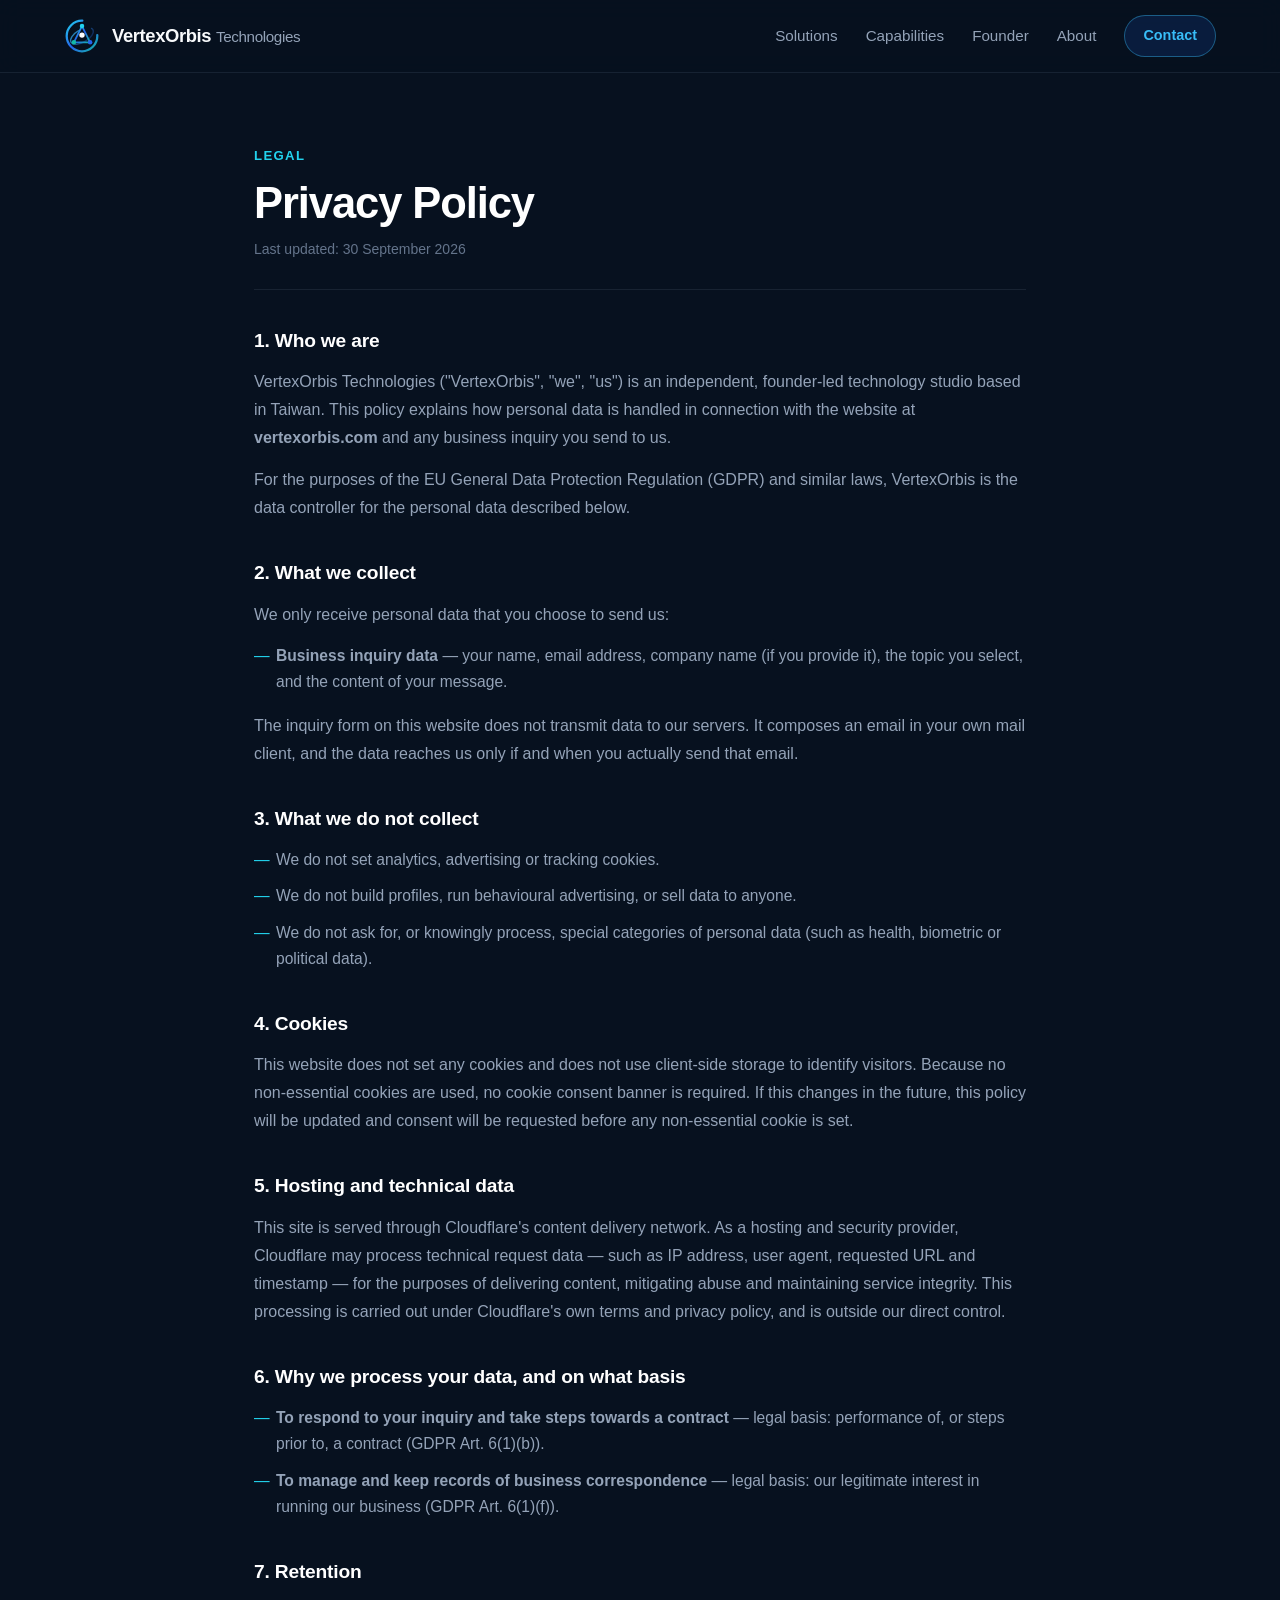
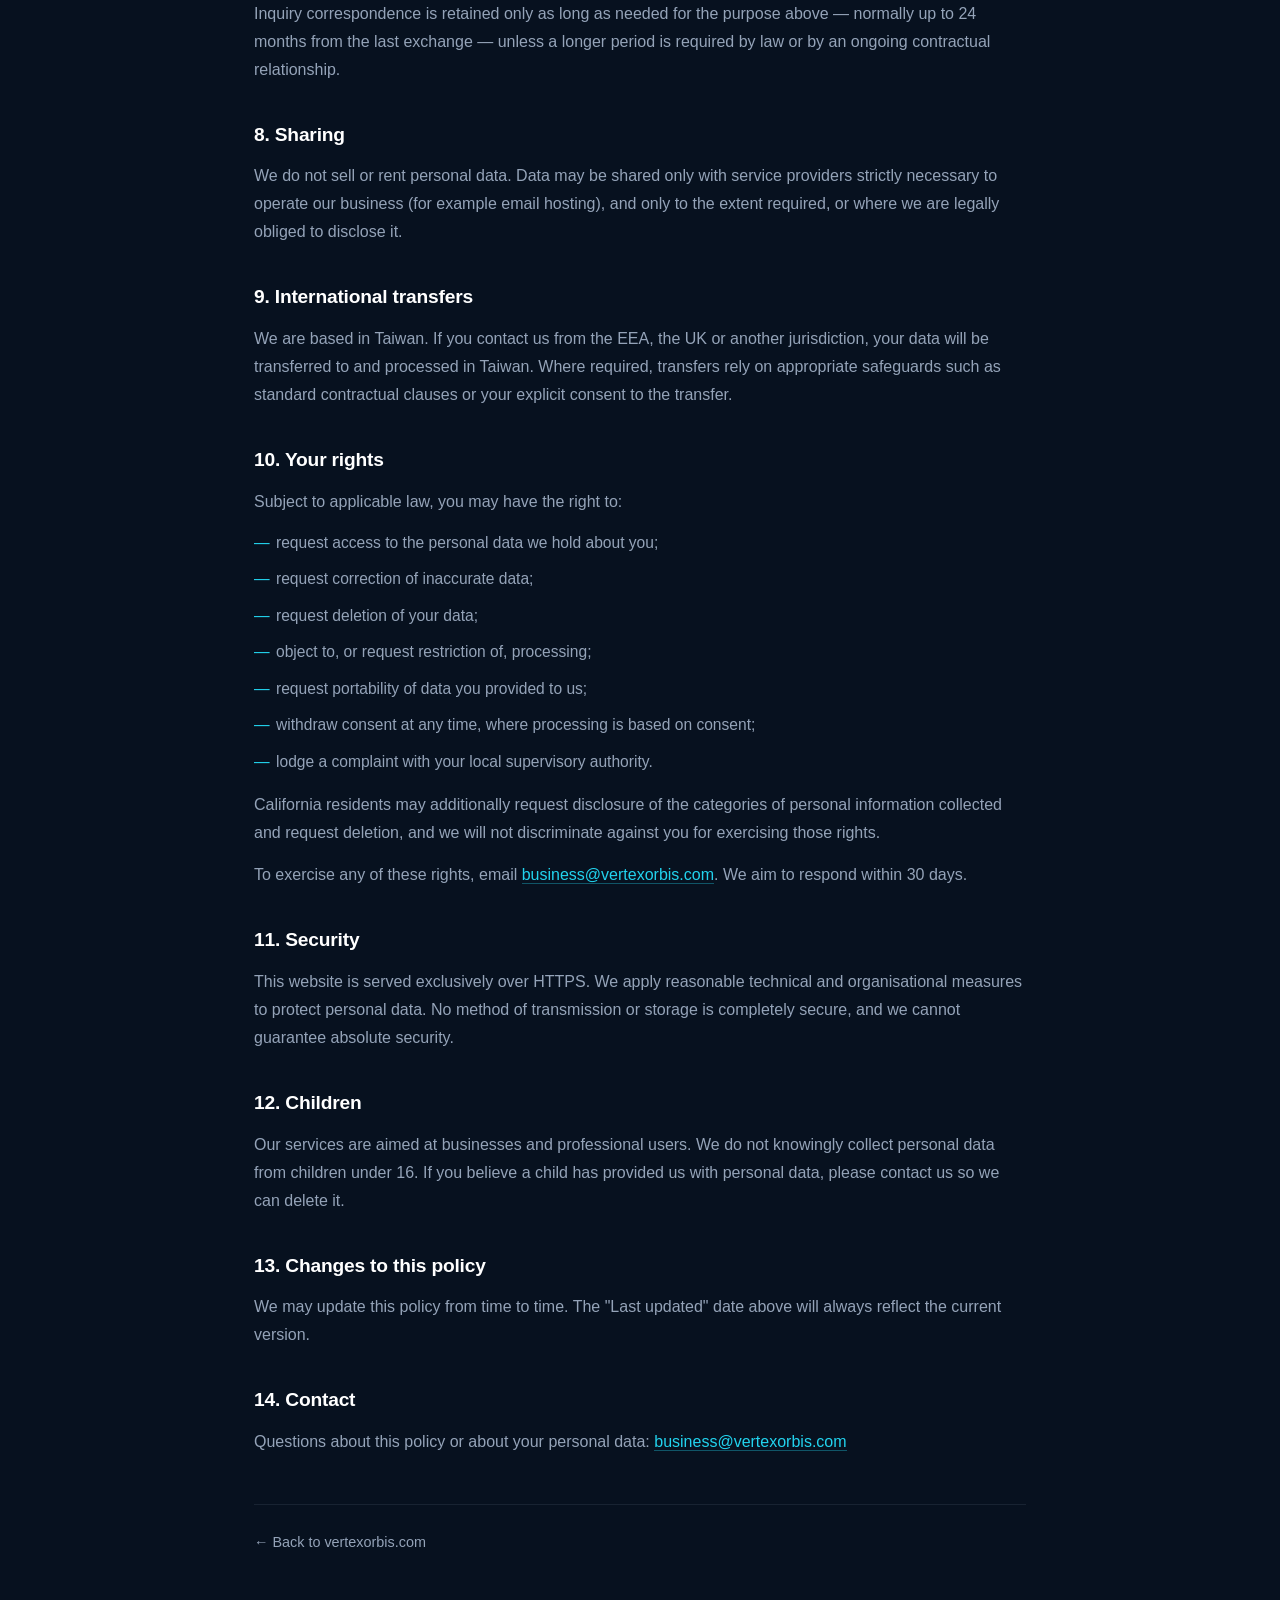
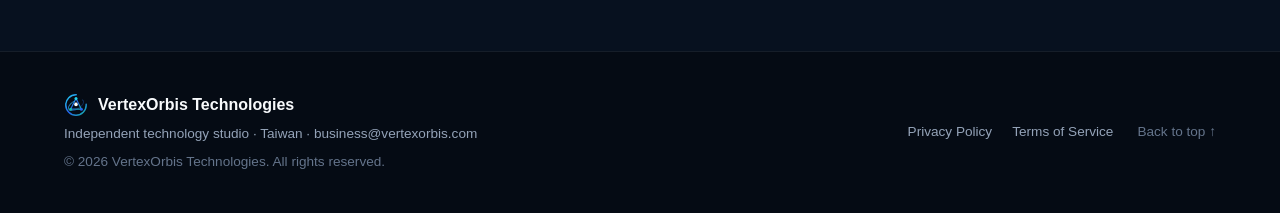
<file: privacy.html>
<!DOCTYPE html>
<html lang="en">
<head>
  <meta charset="UTF-8">
  <meta name="viewport" content="width=device-width, initial-scale=1.0">
  <title>Privacy Policy | VertexOrbis Technologies</title>
  <meta name="description" content="Privacy Policy for vertexorbis.com — what data is collected, why, and how to exercise your rights.">
  <link rel="canonical" href="https://vertexorbis.com/privacy.html">
  <meta name="robots" content="index, follow">

  <meta property="og:type" content="website">
  <meta property="og:url" content="https://vertexorbis.com/privacy.html">
  <meta property="og:title" content="Privacy Policy | VertexOrbis Technologies">
  <meta property="og:site_name" content="VertexOrbis Technologies">

  <link rel="icon" type="image/svg+xml" href="assets/logo.svg">
  <link rel="stylesheet" href="styles.css">
</head>
<body>
  <a href="#legal-content" class="skip-link">Skip to main content</a>

  <header class="site-header">
    <div class="container header-container">
      <a href="index.html" class="brand-logo" aria-label="VertexOrbis Technologies Home">
        <img src="assets/logo.svg" alt="" width="36" height="36" class="logo-img">
        <span class="brand-text">VertexOrbis <span class="brand-sub">Technologies</span></span>
      </a>

      <button class="mobile-toggle" aria-expanded="false" aria-controls="primary-nav" aria-label="Toggle navigation menu">
        <span class="bar"></span>
        <span class="bar"></span>
        <span class="bar"></span>
      </button>

      <nav id="primary-nav" class="nav-links" aria-label="Primary Navigation">
        <a href="index.html#solutions" class="nav-item">Solutions</a>
        <a href="index.html#capabilities" class="nav-item">Capabilities</a>
        <a href="index.html#founder" class="nav-item">Founder</a>
        <a href="index.html#about" class="nav-item">About</a>
        <a href="index.html#contact" class="nav-cta">Contact</a>
      </nav>
    </div>
  </header>

  <main id="legal-content" class="legal-page">
    <div class="container legal-container">
      <div class="section-kicker">Legal</div>
      <h1 class="legal-title">Privacy Policy</h1>
      <p class="legal-updated">Last updated: 30 September 2026</p>

      <div class="legal-body">
        <h2>1. Who we are</h2>
        <p>
          VertexOrbis Technologies ("VertexOrbis", "we", "us") is an independent, founder-led technology studio based in
          Taiwan. This policy explains how personal data is handled in connection with the website at
          <strong>vertexorbis.com</strong> and any business inquiry you send to us.
        </p>
        <p>
          For the purposes of the EU General Data Protection Regulation (GDPR) and similar laws, VertexOrbis is the
          data controller for the personal data described below.
        </p>

        <h2>2. What we collect</h2>
        <p>We only receive personal data that you choose to send us:</p>
        <ul>
          <li><strong>Business inquiry data</strong> — your name, email address, company name (if you provide it), the topic you select, and the content of your message.</li>
        </ul>
        <p>
          The inquiry form on this website does not transmit data to our servers. It composes an email in your own mail
          client, and the data reaches us only if and when you actually send that email.
        </p>

        <h2>3. What we do not collect</h2>
        <ul>
          <li>We do not set analytics, advertising or tracking cookies.</li>
          <li>We do not build profiles, run behavioural advertising, or sell data to anyone.</li>
          <li>We do not ask for, or knowingly process, special categories of personal data (such as health, biometric or political data).</li>
        </ul>

        <h2>4. Cookies</h2>
        <p>
          This website does not set any cookies and does not use client-side storage to identify visitors. Because no
          non-essential cookies are used, no cookie consent banner is required. If this changes in the future, this
          policy will be updated and consent will be requested before any non-essential cookie is set.
        </p>

        <h2>5. Hosting and technical data</h2>
        <p>
          This site is served through Cloudflare's content delivery network. As a hosting and security provider,
          Cloudflare may process technical request data — such as IP address, user agent, requested URL and timestamp —
          for the purposes of delivering content, mitigating abuse and maintaining service integrity. This processing is
          carried out under Cloudflare's own terms and privacy policy, and is outside our direct control.
        </p>

        <h2>6. Why we process your data, and on what basis</h2>
        <ul>
          <li><strong>To respond to your inquiry and take steps towards a contract</strong> — legal basis: performance of, or steps prior to, a contract (GDPR Art. 6(1)(b)).</li>
          <li><strong>To manage and keep records of business correspondence</strong> — legal basis: our legitimate interest in running our business (GDPR Art. 6(1)(f)).</li>
        </ul>

        <h2>7. Retention</h2>
        <p>
          Inquiry correspondence is retained only as long as needed for the purpose above — normally up to 24 months
          from the last exchange — unless a longer period is required by law or by an ongoing contractual relationship.
        </p>

        <h2>8. Sharing</h2>
        <p>
          We do not sell or rent personal data. Data may be shared only with service providers strictly necessary to
          operate our business (for example email hosting), and only to the extent required, or where we are legally
          obliged to disclose it.
        </p>

        <h2>9. International transfers</h2>
        <p>
          We are based in Taiwan. If you contact us from the EEA, the UK or another jurisdiction, your data will be
          transferred to and processed in Taiwan. Where required, transfers rely on appropriate safeguards such as
          standard contractual clauses or your explicit consent to the transfer.
        </p>

        <h2>10. Your rights</h2>
        <p>Subject to applicable law, you may have the right to:</p>
        <ul>
          <li>request access to the personal data we hold about you;</li>
          <li>request correction of inaccurate data;</li>
          <li>request deletion of your data;</li>
          <li>object to, or request restriction of, processing;</li>
          <li>request portability of data you provided to us;</li>
          <li>withdraw consent at any time, where processing is based on consent;</li>
          <li>lodge a complaint with your local supervisory authority.</li>
        </ul>
        <p>
          California residents may additionally request disclosure of the categories of personal information collected
          and request deletion, and we will not discriminate against you for exercising those rights.
        </p>
        <p>
          To exercise any of these rights, email <a href="mailto:business@vertexorbis.com">business@vertexorbis.com</a>.
          We aim to respond within 30 days.
        </p>

        <h2>11. Security</h2>
        <p>
          This website is served exclusively over HTTPS. We apply reasonable technical and organisational measures to
          protect personal data. No method of transmission or storage is completely secure, and we cannot guarantee
          absolute security.
        </p>

        <h2>12. Children</h2>
        <p>
          Our services are aimed at businesses and professional users. We do not knowingly collect personal data from
          children under 16. If you believe a child has provided us with personal data, please contact us so we can
          delete it.
        </p>

        <h2>13. Changes to this policy</h2>
        <p>
          We may update this policy from time to time. The "Last updated" date above will always reflect the current
          version.
        </p>

        <h2>14. Contact</h2>
        <p>
          Questions about this policy or about your personal data:
          <a href="mailto:business@vertexorbis.com">business@vertexorbis.com</a>
        </p>
      </div>

      <p class="legal-back"><a href="index.html">← Back to vertexorbis.com</a></p>
    </div>
  </main>

  <footer class="site-footer">
    <div class="container footer-container">
      <div class="footer-left">
        <div class="footer-brand">
          <img src="assets/logo.svg" alt="" width="24" height="24" class="footer-logo">
          <span>VertexOrbis Technologies</span>
        </div>
        <p class="footer-entity">
          Independent technology studio · Taiwan · business@vertexorbis.com
        </p>
        <p class="footer-copy">
          &copy; 2026 VertexOrbis Technologies. All rights reserved.
        </p>
      </div>
      <div class="footer-right">
        <nav class="footer-legal" aria-label="Legal">
          <a href="privacy.html">Privacy Policy</a>
          <a href="terms.html">Terms of Service</a>
        </nav>
        <a href="#legal-content" class="back-to-top" aria-label="Back to top">
          Back to top ↑
        </a>
      </div>
    </div>
  </footer>

  <script>
    const toggle = document.querySelector('.mobile-toggle');
    const nav = document.getElementById('primary-nav');

    if (toggle && nav) {
      toggle.addEventListener('click', () => {
        const expanded = toggle.getAttribute('aria-expanded') === 'true';
        toggle.setAttribute('aria-expanded', String(!expanded));
        nav.classList.toggle('nav-open');
      });

      nav.querySelectorAll('a').forEach(link => {
        link.addEventListener('click', () => {
          nav.classList.remove('nav-open');
          toggle.setAttribute('aria-expanded', 'false');
        });
      });
    }
  </script>
</body>
</html>
</file>
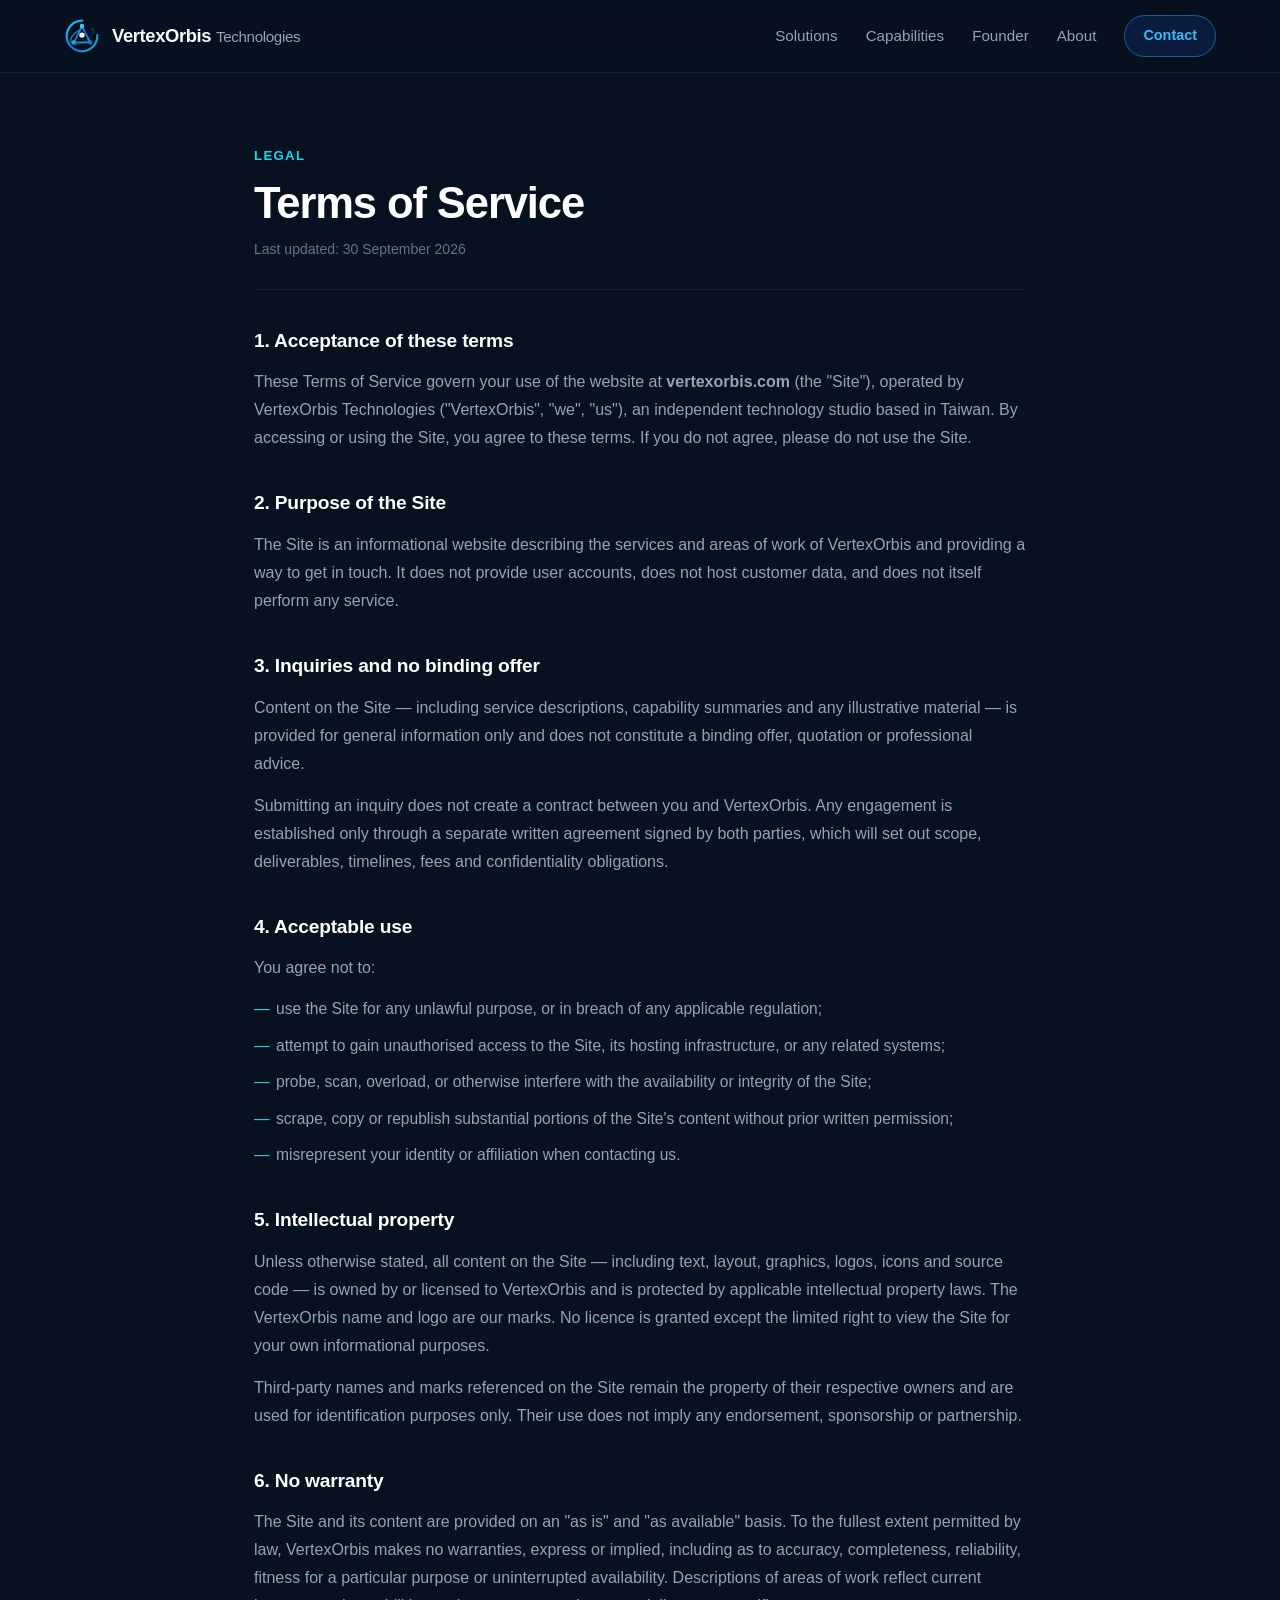
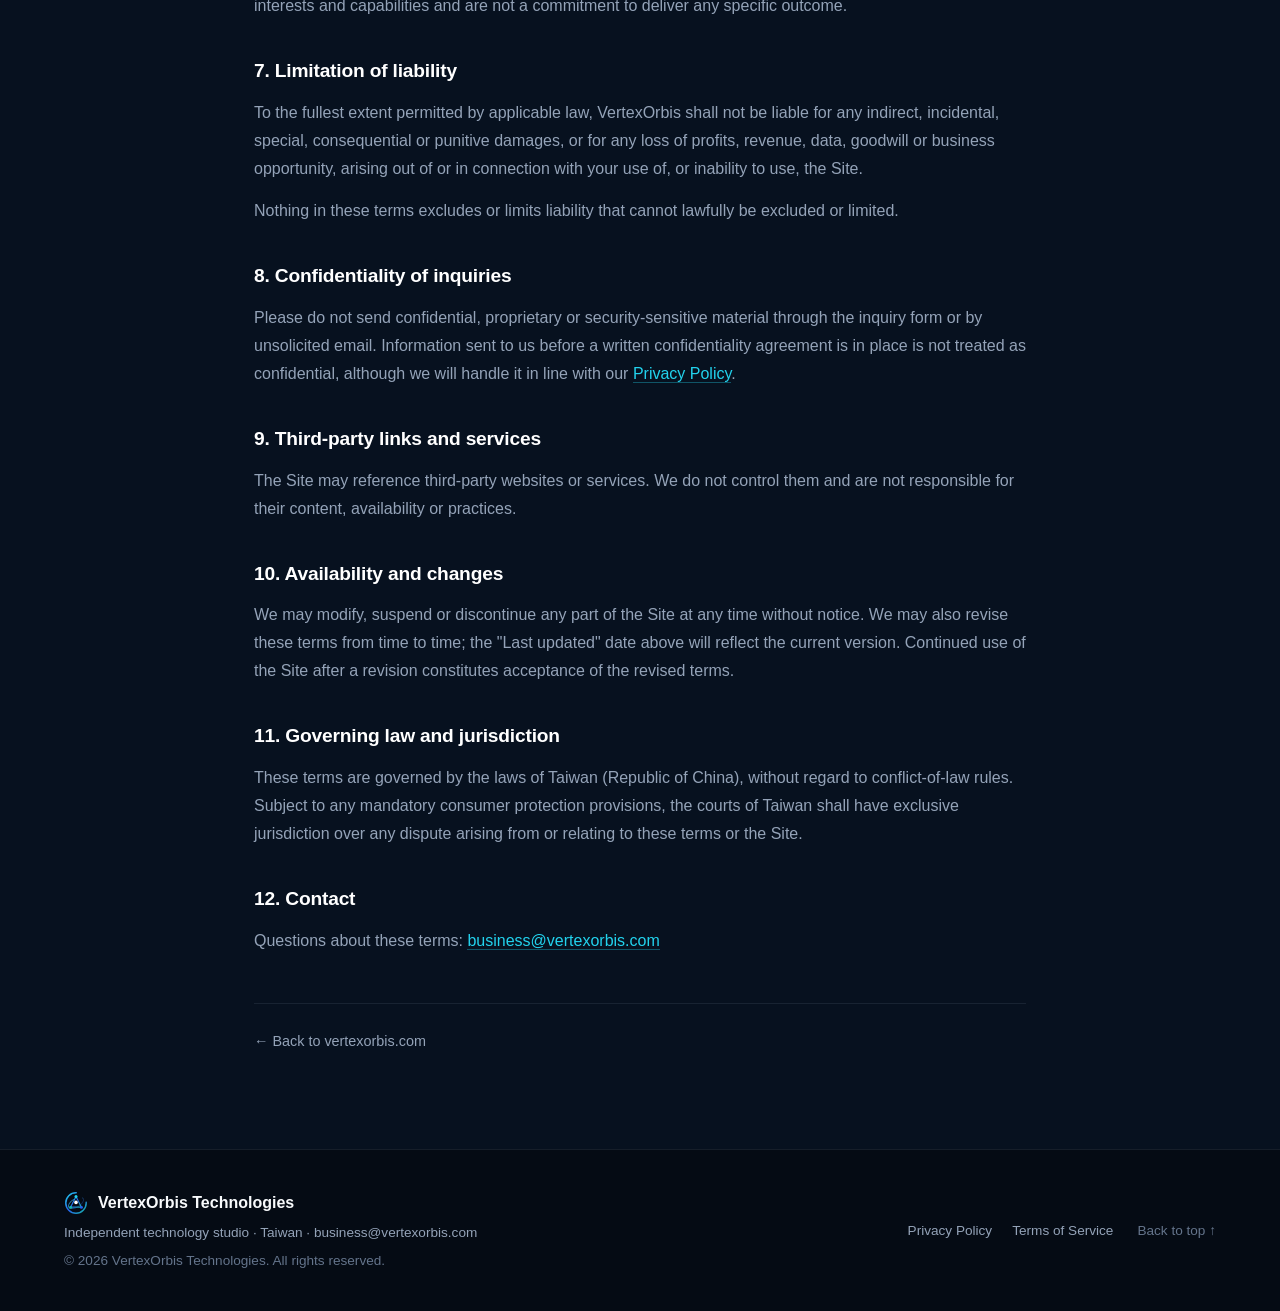
<file: terms.html>
<!DOCTYPE html>
<html lang="en">
<head>
  <meta charset="UTF-8">
  <meta name="viewport" content="width=device-width, initial-scale=1.0">
  <title>Terms of Service | VertexOrbis Technologies</title>
  <meta name="description" content="Terms of Service governing the use of the vertexorbis.com website and business inquiries.">
  <link rel="canonical" href="https://vertexorbis.com/terms.html">
  <meta name="robots" content="index, follow">

  <meta property="og:type" content="website">
  <meta property="og:url" content="https://vertexorbis.com/terms.html">
  <meta property="og:title" content="Terms of Service | VertexOrbis Technologies">
  <meta property="og:site_name" content="VertexOrbis Technologies">

  <link rel="icon" type="image/svg+xml" href="assets/logo.svg">
  <link rel="stylesheet" href="styles.css">
</head>
<body>
  <a href="#legal-content" class="skip-link">Skip to main content</a>

  <header class="site-header">
    <div class="container header-container">
      <a href="index.html" class="brand-logo" aria-label="VertexOrbis Technologies Home">
        <img src="assets/logo.svg" alt="" width="36" height="36" class="logo-img">
        <span class="brand-text">VertexOrbis <span class="brand-sub">Technologies</span></span>
      </a>

      <button class="mobile-toggle" aria-expanded="false" aria-controls="primary-nav" aria-label="Toggle navigation menu">
        <span class="bar"></span>
        <span class="bar"></span>
        <span class="bar"></span>
      </button>

      <nav id="primary-nav" class="nav-links" aria-label="Primary Navigation">
        <a href="index.html#solutions" class="nav-item">Solutions</a>
        <a href="index.html#capabilities" class="nav-item">Capabilities</a>
        <a href="index.html#founder" class="nav-item">Founder</a>
        <a href="index.html#about" class="nav-item">About</a>
        <a href="index.html#contact" class="nav-cta">Contact</a>
      </nav>
    </div>
  </header>

  <main id="legal-content" class="legal-page">
    <div class="container legal-container">
      <div class="section-kicker">Legal</div>
      <h1 class="legal-title">Terms of Service</h1>
      <p class="legal-updated">Last updated: 30 September 2026</p>

      <div class="legal-body">
        <h2>1. Acceptance of these terms</h2>
        <p>
          These Terms of Service govern your use of the website at <strong>vertexorbis.com</strong> (the "Site"),
          operated by VertexOrbis Technologies ("VertexOrbis", "we", "us"), an independent technology studio based in
          Taiwan. By accessing or using the Site, you agree to these terms. If you do not agree, please do not use
          the Site.
        </p>

        <h2>2. Purpose of the Site</h2>
        <p>
          The Site is an informational website describing the services and areas of work of VertexOrbis and providing a
          way to get in touch. It does not provide user accounts, does not host customer data, and does not itself
          perform any service.
        </p>

        <h2>3. Inquiries and no binding offer</h2>
        <p>
          Content on the Site — including service descriptions, capability summaries and any illustrative material — is
          provided for general information only and does not constitute a binding offer, quotation or professional
          advice.
        </p>
        <p>
          Submitting an inquiry does not create a contract between you and VertexOrbis. Any engagement is established
          only through a separate written agreement signed by both parties, which will set out scope, deliverables,
          timelines, fees and confidentiality obligations.
        </p>

        <h2>4. Acceptable use</h2>
        <p>You agree not to:</p>
        <ul>
          <li>use the Site for any unlawful purpose, or in breach of any applicable regulation;</li>
          <li>attempt to gain unauthorised access to the Site, its hosting infrastructure, or any related systems;</li>
          <li>probe, scan, overload, or otherwise interfere with the availability or integrity of the Site;</li>
          <li>scrape, copy or republish substantial portions of the Site's content without prior written permission;</li>
          <li>misrepresent your identity or affiliation when contacting us.</li>
        </ul>

        <h2>5. Intellectual property</h2>
        <p>
          Unless otherwise stated, all content on the Site — including text, layout, graphics, logos, icons and source
          code — is owned by or licensed to VertexOrbis and is protected by applicable intellectual property laws. The
          VertexOrbis name and logo are our marks. No licence is granted except the limited right to view the Site for
          your own informational purposes.
        </p>
        <p>
          Third-party names and marks referenced on the Site remain the property of their respective owners and are used
          for identification purposes only. Their use does not imply any endorsement, sponsorship or partnership.
        </p>

        <h2>6. No warranty</h2>
        <p>
          The Site and its content are provided on an "as is" and "as available" basis. To the fullest extent permitted
          by law, VertexOrbis makes no warranties, express or implied, including as to accuracy, completeness,
          reliability, fitness for a particular purpose or uninterrupted availability. Descriptions of areas of work
          reflect current interests and capabilities and are not a commitment to deliver any specific outcome.
        </p>

        <h2>7. Limitation of liability</h2>
        <p>
          To the fullest extent permitted by applicable law, VertexOrbis shall not be liable for any indirect,
          incidental, special, consequential or punitive damages, or for any loss of profits, revenue, data, goodwill or
          business opportunity, arising out of or in connection with your use of, or inability to use, the Site.
        </p>
        <p>
          Nothing in these terms excludes or limits liability that cannot lawfully be excluded or limited.
        </p>

        <h2>8. Confidentiality of inquiries</h2>
        <p>
          Please do not send confidential, proprietary or security-sensitive material through the inquiry form or by
          unsolicited email. Information sent to us before a written confidentiality agreement is in place is not
          treated as confidential, although we will handle it in line with our
          <a href="privacy.html">Privacy Policy</a>.
        </p>

        <h2>9. Third-party links and services</h2>
        <p>
          The Site may reference third-party websites or services. We do not control them and are not responsible for
          their content, availability or practices.
        </p>

        <h2>10. Availability and changes</h2>
        <p>
          We may modify, suspend or discontinue any part of the Site at any time without notice. We may also revise
          these terms from time to time; the "Last updated" date above will reflect the current version. Continued use
          of the Site after a revision constitutes acceptance of the revised terms.
        </p>

        <h2>11. Governing law and jurisdiction</h2>
        <p>
          These terms are governed by the laws of Taiwan (Republic of China), without regard to conflict-of-law rules.
          Subject to any mandatory consumer protection provisions, the courts of Taiwan shall have exclusive
          jurisdiction over any dispute arising from or relating to these terms or the Site.
        </p>

        <h2>12. Contact</h2>
        <p>
          Questions about these terms:
          <a href="mailto:business@vertexorbis.com">business@vertexorbis.com</a>
        </p>
      </div>

      <p class="legal-back"><a href="index.html">← Back to vertexorbis.com</a></p>
    </div>
  </main>

  <footer class="site-footer">
    <div class="container footer-container">
      <div class="footer-left">
        <div class="footer-brand">
          <img src="assets/logo.svg" alt="" width="24" height="24" class="footer-logo">
          <span>VertexOrbis Technologies</span>
        </div>
        <p class="footer-entity">
          Independent technology studio · Taiwan · business@vertexorbis.com
        </p>
        <p class="footer-copy">
          &copy; 2026 VertexOrbis Technologies. All rights reserved.
        </p>
      </div>
      <div class="footer-right">
        <nav class="footer-legal" aria-label="Legal">
          <a href="privacy.html">Privacy Policy</a>
          <a href="terms.html">Terms of Service</a>
        </nav>
        <a href="#legal-content" class="back-to-top" aria-label="Back to top">
          Back to top ↑
        </a>
      </div>
    </div>
  </footer>

  <script>
    const toggle = document.querySelector('.mobile-toggle');
    const nav = document.getElementById('primary-nav');

    if (toggle && nav) {
      toggle.addEventListener('click', () => {
        const expanded = toggle.getAttribute('aria-expanded') === 'true';
        toggle.setAttribute('aria-expanded', String(!expanded));
        nav.classList.toggle('nav-open');
      });

      nav.querySelectorAll('a').forEach(link => {
        link.addEventListener('click', () => {
          nav.classList.remove('nav-open');
          toggle.setAttribute('aria-expanded', 'false');
        });
      });
    }
  </script>
</body>
</html>
</file>
<file: styles.css>
/* -------------------------------------------------------------
   VertexOrbis Technologies - Official Stylesheet
   Color Theme: Deep Tech Navy / Electric Blue / Cyan / Teal
   ------------------------------------------------------------- */

:root {
  --bg-main: #07111F;
  --bg-card: rgba(15, 23, 42, 0.7);
  --bg-card-hover: rgba(30, 41, 59, 0.8);
  --border-subtle: rgba(148, 163, 184, 0.12);
  --border-focus: #38BDF8;
  
  --primary: #2563EB;
  --primary-glow: rgba(37, 99, 235, 0.35);
  --accent-cyan: #22D3EE;
  --accent-cyan-glow: rgba(34, 211, 238, 0.25);
  --accent-teal: #14B8A6;

  --text-main: #F8FAFC;
  --text-muted: #94A3B8;
  --text-dim: #64748B;

  --font-family: -apple-system, BlinkMacSystemFont, "Segoe UI", Roboto, "Helvetica Neue", Arial, sans-serif;
  --max-width: 1200px;
  --transition-normal: 0.25s cubic-bezier(0.16, 1, 0.3, 1);
}

*, *::before, *::after {
  box-sizing: border-box;
  margin: 0;
  padding: 0;
}

html {
  scroll-behavior: smooth;
  font-size: 16px;
  background-color: var(--bg-main);
  color: var(--text-main);
  font-family: var(--font-family);
  line-height: 1.6;
  -webkit-font-smoothing: antialiased;
}

/* Accessibility: Skip Link */
.skip-link {
  position: absolute;
  top: -60px;
  left: 20px;
  background: var(--accent-cyan);
  color: #07111F;
  font-weight: 600;
  padding: 8px 16px;
  border-radius: 4px;
  z-index: 1000;
  transition: top 0.2s ease;
  text-decoration: none;
}
.skip-link:focus {
  top: 16px;
}

/* Layout Utilities */
.container {
  width: 100%;
  max-width: var(--max-width);
  margin-left: auto;
  margin-right: auto;
  padding-left: 24px;
  padding-right: 24px;
}

/* Header & Nav */
.site-header {
  position: sticky;
  top: 0;
  z-index: 100;
  background-color: rgba(7, 17, 31, 0.85);
  backdrop-filter: blur(12px);
  -webkit-backdrop-filter: blur(12px);
  border-bottom: 1px solid var(--border-subtle);
}

.header-container {
  display: flex;
  align-items: center;
  justify-content: space-between;
  height: 72px;
}

.brand-logo {
  display: flex;
  align-items: center;
  gap: 12px;
  text-decoration: none;
  color: var(--text-main);
}

.brand-text {
  font-size: 1.15rem;
  font-weight: 700;
  letter-spacing: -0.02em;
}

.brand-sub {
  font-weight: 400;
  color: var(--text-muted);
  font-size: 0.95rem;
}

.nav-links {
  display: flex;
  align-items: center;
  gap: 28px;
}

.nav-item {
  color: var(--text-muted);
  text-decoration: none;
  font-size: 0.95rem;
  font-weight: 500;
  transition: color var(--transition-normal);
}

.nav-item:hover, .nav-item:focus-visible {
  color: var(--accent-cyan);
}

.nav-cta {
  background: rgba(37, 99, 235, 0.15);
  border: 1px solid rgba(56, 189, 248, 0.4);
  color: #38BDF8;
  padding: 8px 18px;
  border-radius: 9999px;
  text-decoration: none;
  font-size: 0.9rem;
  font-weight: 600;
  transition: all var(--transition-normal);
}

.nav-cta:hover, .nav-cta:focus-visible {
  background: var(--primary);
  color: #FFFFFF;
  box-shadow: 0 0 16px var(--primary-glow);
}

/* Mobile Toggle */
.mobile-toggle {
  display: none;
  background: transparent;
  border: none;
  cursor: pointer;
  padding: 8px;
}

.mobile-toggle .bar {
  display: block;
  width: 22px;
  height: 2px;
  margin: 4px 0;
  background-color: var(--text-main);
  transition: transform 0.2s ease;
}

/* Hero Section */
.hero-section {
  padding: 80px 0 60px;
  position: relative;
  overflow: hidden;
  background: radial-gradient(circle at 75% 30%, rgba(37, 99, 235, 0.12) 0%, transparent 60%);
}

.hero-container {
  display: grid;
  grid-template-columns: 1.15fr 0.85fr;
  align-items: center;
  gap: 48px;
}

.hero-kicker {
  display: inline-flex;
  align-items: center;
  gap: 8px;
  padding: 6px 14px;
  background: rgba(34, 211, 238, 0.08);
  border: 1px solid rgba(34, 211, 238, 0.25);
  border-radius: 9999px;
  color: var(--accent-cyan);
  font-size: 0.85rem;
  font-weight: 600;
  letter-spacing: 0.08em;
  text-transform: uppercase;
  margin-bottom: 24px;
}

.pulse-dot {
  width: 8px;
  height: 8px;
  background-color: var(--accent-cyan);
  border-radius: 50%;
  box-shadow: 0 0 8px var(--accent-cyan);
}

.hero-headline {
  font-size: clamp(2.4rem, 4vw, 3.4rem);
  font-weight: 800;
  line-height: 1.15;
  letter-spacing: -0.03em;
  margin-bottom: 20px;
  background: linear-gradient(180deg, #FFFFFF 20%, #CBD5E1 100%);
  -webkit-background-clip: text;
  -webkit-text-fill-color: transparent;
}

.hero-body {
  font-size: 1.125rem;
  color: var(--text-muted);
  line-height: 1.7;
  margin-bottom: 36px;
  max-width: 560px;
}

.hero-actions {
  display: flex;
  gap: 16px;
  flex-wrap: wrap;
}

.btn {
  display: inline-flex;
  align-items: center;
  justify-content: center;
  padding: 13px 26px;
  border-radius: 10px;
  font-size: 1rem;
  font-weight: 600;
  text-decoration: none;
  transition: all var(--transition-normal);
}

.btn-primary {
  background: linear-gradient(135deg, #2563EB 0%, #1D4ED8 100%);
  color: #FFFFFF;
  box-shadow: 0 4px 18px var(--primary-glow);
}

.btn-primary:hover {
  background: linear-gradient(135deg, #3B82F6 0%, #2563EB 100%);
  transform: translateY(-2px);
  box-shadow: 0 6px 24px rgba(37, 99, 235, 0.5);
}

.btn-secondary {
  background: rgba(255, 255, 255, 0.04);
  color: var(--text-main);
  border: 1px solid var(--border-subtle);
}

.btn-secondary:hover {
  background: rgba(255, 255, 255, 0.09);
  border-color: rgba(255, 255, 255, 0.2);
  transform: translateY(-2px);
}

.hero-visual {
  display: flex;
  justify-content: center;
  align-items: center;
}

.visual-wrapper {
  width: 100%;
  max-width: 480px;
  filter: drop-shadow(0 10px 30px rgba(0, 0, 0, 0.5));
}

.hero-img {
  width: 100%;
  height: auto;
  display: block;
}

/* Proof Section */
.proof-section {
  padding: 40px 0;
  border-top: 1px solid var(--border-subtle);
  border-bottom: 1px solid var(--border-subtle);
  background: rgba(11, 21, 40, 0.4);
}

.proof-grid {
  display: grid;
  grid-template-columns: repeat(4, 1fr);
  gap: 20px;
}

.proof-card {
  padding: 16px 20px;
  background: rgba(15, 23, 42, 0.4);
  border: 1px solid var(--border-subtle);
  border-radius: 12px;
  transition: border-color var(--transition-normal);
}

.proof-card:hover {
  border-color: rgba(56, 189, 248, 0.3);
}

.proof-icon {
  display: inline-block;
  color: var(--accent-cyan);
  font-size: 1.1rem;
  margin-bottom: 6px;
}

.proof-title {
  font-size: 1rem;
  font-weight: 700;
  color: #FFFFFF;
  margin-bottom: 4px;
}

.proof-desc {
  font-size: 0.85rem;
  color: var(--text-dim);
  line-height: 1.45;
}

/* Common Section */
.section {
  padding: 96px 0;
}

.section-header {
  text-align: center;
  max-width: 680px;
  margin: 0 auto 60px;
}

.section-kicker {
  font-size: 0.825rem;
  font-weight: 700;
  color: var(--accent-cyan);
  letter-spacing: 0.1em;
  text-transform: uppercase;
  margin-bottom: 12px;
}

.section-title {
  font-size: clamp(2rem, 3vw, 2.5rem);
  font-weight: 700;
  letter-spacing: -0.02em;
  color: #FFFFFF;
  margin-bottom: 16px;
}

.section-subtitle {
  font-size: 1.05rem;
  color: var(--text-muted);
  line-height: 1.6;
}

/* Solutions Grid */
.solutions-grid {
  display: grid;
  grid-template-columns: repeat(3, 1fr);
  gap: 28px;
}

.solution-card {
  background: var(--bg-card);
  border: 1px solid var(--border-subtle);
  border-radius: 18px;
  padding: 36px 30px;
  transition: all var(--transition-normal);
  display: flex;
  flex-direction: column;
}

.solution-card:hover {
  transform: translateY(-4px);
  border-color: rgba(56, 189, 248, 0.35);
  box-shadow: 0 12px 32px rgba(0, 0, 0, 0.3);
}

.card-icon-wrapper {
  margin-bottom: 24px;
}

.card-title {
  font-size: 1.35rem;
  font-weight: 700;
  color: #FFFFFF;
  margin-bottom: 14px;
  letter-spacing: -0.01em;
}

.card-text {
  font-size: 0.95rem;
  color: var(--text-muted);
  line-height: 1.6;
  margin-bottom: 24px;
  flex-grow: 1;
}

.card-features {
  list-style: none;
  border-top: 1px solid var(--border-subtle);
  padding-top: 18px;
}

.card-features li {
  position: relative;
  padding-left: 20px;
  font-size: 0.875rem;
  color: #CBD5E1;
  margin-bottom: 8px;
}

.card-features li::before {
  content: "✓";
  position: absolute;
  left: 0;
  color: var(--accent-teal);
  font-weight: bold;
}

/* Capabilities Section */
.capabilities-section {
  background: rgba(11, 21, 40, 0.3);
  border-top: 1px solid var(--border-subtle);
  border-bottom: 1px solid var(--border-subtle);
}

.capabilities-grid {
  display: grid;
  grid-template-columns: repeat(auto-fit, minmax(320px, 1fr));
  gap: 24px;
}

.cap-box {
  background: var(--bg-card);
  border: 1px solid var(--border-subtle);
  border-radius: 16px;
  padding: 28px 24px;
  transition: border-color var(--transition-normal);
}

.cap-box:hover {
  border-color: rgba(34, 211, 238, 0.35);
}

.cap-index {
  font-family: monospace;
  font-size: 0.85rem;
  font-weight: 700;
  color: var(--accent-cyan);
  margin-bottom: 12px;
}

.cap-name {
  font-size: 1.15rem;
  font-weight: 700;
  color: #FFFFFF;
  margin-bottom: 10px;
}

.cap-desc {
  font-size: 0.925rem;
  color: var(--text-muted);
  line-height: 1.55;
}

/* About Section */
.about-card {
  background: var(--bg-card);
  border: 1px solid var(--border-subtle);
  border-radius: 20px;
  padding: 48px;
  background: radial-gradient(circle at 10% 20%, rgba(34, 211, 238, 0.05) 0%, rgba(15, 23, 42, 0.75) 100%);
}

.about-grid {
  display: grid;
  grid-template-columns: 1.3fr 0.7fr;
  gap: 48px;
  align-items: center;
}

.about-content .section-title {
  text-align: left;
  margin-bottom: 20px;
}

.about-lead {
  font-size: 1.15rem;
  color: #F1F5F9;
  line-height: 1.6;
  margin-bottom: 18px;
  font-weight: 500;
}

.about-text {
  font-size: 1rem;
  color: var(--text-muted);
  line-height: 1.7;
}

.about-content .about-text {
  margin-bottom: 16px;
}

.about-sidebar {
  background: rgba(7, 17, 31, 0.6);
  border: 1px solid var(--border-subtle);
  border-radius: 14px;
  padding: 24px;
  display: flex;
  flex-direction: column;
  gap: 18px;
}

.sidebar-item {
  display: flex;
  flex-direction: column;
  gap: 4px;
}

.sidebar-label {
  font-size: 0.75rem;
  text-transform: uppercase;
  letter-spacing: 0.08em;
  color: var(--text-dim);
  font-weight: 600;
}

.sidebar-value {
  font-size: 0.95rem;
  color: #F8FAFC;
  font-weight: 600;
}

/* Contact Section */
.contact-box {
  background: linear-gradient(145deg, rgba(30, 41, 59, 0.6) 0%, rgba(15, 23, 42, 0.9) 100%);
  border: 1px solid rgba(56, 189, 248, 0.2);
  border-radius: 20px;
  padding: 64px 32px;
  text-align: center;
  box-shadow: 0 10px 40px rgba(0, 0, 0, 0.4);
}

.contact-inner {
  max-width: 760px;
  margin: 0 auto;
}

.contact-desc {
  font-size: 1.1rem;
  color: var(--text-muted);
  margin-bottom: 32px;
}

.email-cta-wrapper {
  margin-bottom: 20px;
}

.email-link {
  display: inline-flex;
  align-items: center;
  gap: 12px;
  background: var(--primary);
  color: #FFFFFF;
  padding: 16px 36px;
  border-radius: 12px;
  text-decoration: none;
  font-size: 1.15rem;
  font-weight: 600;
  box-shadow: 0 6px 20px var(--primary-glow);
  transition: all var(--transition-normal);
}

.email-link:hover, .email-link:focus-visible {
  background: #3B82F6;
  transform: translateY(-2px);
  box-shadow: 0 8px 28px rgba(37, 99, 235, 0.6);
}

.mail-icon {
  flex-shrink: 0;
}

.contact-note {
  font-size: 0.85rem;
  color: var(--text-dim);
}

/* Footer */
.site-footer {
  border-top: 1px solid var(--border-subtle);
  padding: 40px 0;
  background-color: #050B14;
}

.footer-container {
  display: flex;
  justify-content: space-between;
  align-items: center;
  flex-wrap: wrap;
  gap: 20px;
}

.footer-brand {
  display: flex;
  align-items: center;
  gap: 10px;
  font-weight: 700;
  margin-bottom: 6px;
}

.footer-copy {
  font-size: 0.85rem;
  color: var(--text-dim);
}

.footer-right {
  display: flex;
  align-items: center;
  gap: 24px;
}

.footer-tagline {
  font-size: 0.85rem;
  color: var(--accent-cyan);
  font-weight: 600;
  letter-spacing: 0.05em;
}

.back-to-top {
  color: var(--text-dim);
  text-decoration: none;
  font-size: 0.85rem;
  transition: color var(--transition-normal);
}

.back-to-top:hover {
  color: var(--accent-cyan);
}

/* Responsive Breakpoints */
@media (max-width: 992px) {
  .hero-container {
    grid-template-columns: 1fr;
    text-align: center;
    gap: 40px;
  }

  .hero-content {
    margin: 0 auto;
  }

  .hero-body {
    margin-left: auto;
    margin-right: auto;
  }

  .hero-actions {
    justify-content: center;
  }

  .proof-grid {
    grid-template-columns: repeat(2, 1fr);
  }

  .solutions-grid {
    grid-template-columns: 1fr;
  }

  .about-grid {
    grid-template-columns: 1fr;
    gap: 32px;
  }
}

@media (max-width: 768px) {
  .mobile-toggle {
    display: block;
  }

  .nav-links {
    display: none;
    position: absolute;
    top: 72px;
    left: 0;
    width: 100%;
    background-color: rgba(7, 17, 31, 0.98);
    border-bottom: 1px solid var(--border-subtle);
    flex-direction: column;
    padding: 24px;
    gap: 18px;
  }

  .nav-links.nav-open {
    display: flex;
  }

  .proof-grid {
    grid-template-columns: 1fr;
  }

  .contact-box {
    padding: 40px 20px;
  }

  .email-link {
    font-size: 1rem;
    padding: 14px 24px;
  }

  .footer-container {
    flex-direction: column;
    align-items: flex-start;
  }
}

/* -------------------------------------------------------------
   Open Source Section
   ------------------------------------------------------------- */
.open-source-section {
  border-top: 1px solid var(--border-subtle);
  border-bottom: 1px solid var(--border-subtle);
  background: rgba(11, 21, 40, 0.3);
}

.oss-card {
  display: flex;
  flex-wrap: wrap;
  align-items: center;
  justify-content: space-between;
  gap: 32px;
  background: var(--bg-card);
  border: 1px solid var(--border-subtle);
  border-radius: 18px;
  padding: 40px;
  transition: border-color var(--transition-normal);
}

.oss-card:hover {
  border-color: rgba(34, 211, 238, 0.35);
}

.oss-main {
  flex: 1 1 520px;
  min-width: 0;
}

.oss-heading {
  display: flex;
  align-items: center;
  gap: 12px;
  margin-bottom: 12px;
}

.oss-name {
  font-family: monospace;
  font-size: 1.35rem;
  font-weight: 700;
  color: var(--text-main);
}

.oss-badge {
  font-family: monospace;
  font-size: 0.72rem;
  font-weight: 700;
  letter-spacing: 0.04em;
  color: var(--accent-cyan);
  background: rgba(34, 211, 238, 0.1);
  border: 1px solid var(--accent-cyan-glow);
  border-radius: 999px;
  padding: 3px 10px;
}

.oss-desc {
  color: var(--text-muted);
  margin-bottom: 20px;
  max-width: 62ch;
}

.oss-tags {
  display: flex;
  flex-wrap: wrap;
  gap: 10px;
  list-style: none;
}

.oss-tag {
  font-size: 0.8rem;
  color: var(--text-dim);
  border: 1px solid var(--border-subtle);
  border-radius: 999px;
  padding: 4px 12px;
}

.oss-actions {
  display: flex;
  flex-direction: column;
  align-items: flex-start;
  gap: 12px;
  flex: 0 0 auto;
}

.oss-meta {
  font-family: monospace;
  font-size: 0.78rem;
  color: var(--text-dim);
  word-break: break-all;
}

/* -------------------------------------------------------------
   Founder Section
   ------------------------------------------------------------- */
.founder-section {
  border-top: 1px solid var(--border-subtle);
  border-bottom: 1px solid var(--border-subtle);
  background: rgba(11, 21, 40, 0.3);
}

.founder-card {
  background: var(--bg-card);
  border: 1px solid var(--border-subtle);
  border-radius: 20px;
  padding: 48px;
  background: radial-gradient(circle at 85% 15%, rgba(37, 99, 235, 0.08) 0%, rgba(15, 23, 42, 0.75) 100%);
}

.founder-grid {
  display: grid;
  grid-template-columns: 0.62fr 1fr;
  gap: 56px;
  align-items: start;
}

.founder-portrait {
  position: relative;
  border-radius: 16px;
  overflow: hidden;
  border: 1px solid var(--border-subtle);
  background: rgba(7, 17, 31, 0.6);
}

.founder-img {
  width: 100%;
  height: auto;
  display: block;
  aspect-ratio: 4 / 5;
  object-fit: cover;
}

.founder-content .section-title {
  text-align: left;
  margin-bottom: 6px;
}

.founder-role {
  font-size: 1.05rem;
  font-weight: 600;
  color: var(--accent-cyan);
  margin-bottom: 4px;
}

.founder-meta {
  font-size: 0.875rem;
  color: var(--text-dim);
  margin-bottom: 22px;
}

.founder-tagline {
  display: inline-block;
  font-size: 0.9rem;
  font-weight: 700;
  letter-spacing: 0.06em;
  text-transform: uppercase;
  color: #FFFFFF;
  background: rgba(37, 99, 235, 0.18);
  border: 1px solid rgba(56, 189, 248, 0.3);
  border-radius: 9999px;
  padding: 6px 16px;
  margin-bottom: 24px;
}

.founder-bio {
  font-size: 1rem;
  color: var(--text-muted);
  line-height: 1.75;
  margin-bottom: 16px;
}

.founder-quote {
  margin: 28px 0;
  padding: 16px 0 16px 22px;
  border-left: 3px solid var(--accent-cyan);
  font-size: 1.05rem;
  font-style: italic;
  color: #E2E8F0;
  line-height: 1.6;
}

.founder-facts {
  list-style: none;
  display: flex;
  flex-wrap: wrap;
  gap: 28px;
  border-top: 1px solid var(--border-subtle);
  padding-top: 20px;
}

.founder-facts li {
  display: flex;
  flex-direction: column;
  gap: 4px;
}

.fact-label {
  font-size: 0.75rem;
  text-transform: uppercase;
  letter-spacing: 0.08em;
  color: var(--text-dim);
  font-weight: 600;
}

.fact-value {
  font-size: 0.95rem;
  color: #F8FAFC;
  font-weight: 600;
}

/* -------------------------------------------------------------
   Contact Form
   ------------------------------------------------------------- */
.contact-form {
  text-align: left;
  margin-bottom: 24px;
}

.form-row {
  display: grid;
  grid-template-columns: repeat(2, 1fr);
  gap: 18px;
  margin-bottom: 18px;
}

.form-field {
  display: flex;
  flex-direction: column;
  gap: 8px;
}

.form-field-full {
  margin-bottom: 18px;
}

.form-field label {
  font-size: 0.85rem;
  font-weight: 600;
  color: #CBD5E1;
  letter-spacing: 0.01em;
}

.req {
  color: var(--accent-cyan);
}

.optional {
  color: var(--text-dim);
  font-weight: 400;
}

.form-field input,
.form-field select,
.form-field textarea {
  width: 100%;
  background: rgba(7, 17, 31, 0.7);
  border: 1px solid var(--border-subtle);
  border-radius: 10px;
  padding: 12px 14px;
  font-family: inherit;
  font-size: 0.95rem;
  color: var(--text-main);
  transition: border-color var(--transition-normal), box-shadow var(--transition-normal);
}

.form-field input::placeholder,
.form-field textarea::placeholder {
  color: var(--text-dim);
}

.form-field select {
  appearance: none;
  -webkit-appearance: none;
  background-image: linear-gradient(45deg, transparent 50%, var(--text-muted) 50%),
                    linear-gradient(135deg, var(--text-muted) 50%, transparent 50%);
  background-position: calc(100% - 20px) calc(50% + 2px), calc(100% - 15px) calc(50% + 2px);
  background-size: 5px 5px, 5px 5px;
  background-repeat: no-repeat;
  padding-right: 40px;
}

.form-field select option {
  background-color: #0B1528;
  color: var(--text-main);
}

.form-field textarea {
  resize: vertical;
  min-height: 120px;
}

.form-field input:focus,
.form-field select:focus,
.form-field textarea:focus {
  outline: none;
  border-color: var(--border-focus);
  box-shadow: 0 0 0 3px rgba(56, 189, 248, 0.15);
}

.form-field input:user-invalid,
.form-field select:user-invalid,
.form-field textarea:user-invalid {
  border-color: #F87171;
}

.form-status {
  font-size: 0.9rem;
  color: var(--accent-teal);
  min-height: 1.2em;
  margin-bottom: 14px;
}

.form-actions {
  display: flex;
  align-items: center;
  gap: 16px;
  flex-wrap: wrap;
  justify-content: center;
}

.btn-submit {
  border: none;
  cursor: pointer;
  font-family: inherit;
}

.form-note {
  font-size: 0.8rem;
  color: var(--text-dim);
  margin-top: 16px;
  text-align: center;
  line-height: 1.5;
}

.contact-form .contact-note,
.contact-box .contact-note {
  margin-top: 8px;
}

/* -------------------------------------------------------------
   Footer legal
   ------------------------------------------------------------- */
.footer-entity {
  font-size: 0.85rem;
  color: var(--text-muted);
  margin-bottom: 6px;
}

.footer-legal {
  display: flex;
  gap: 20px;
}

.footer-legal a {
  color: var(--text-muted);
  text-decoration: none;
  font-size: 0.85rem;
  transition: color var(--transition-normal);
}

.footer-legal a:hover,
.footer-legal a:focus-visible {
  color: var(--accent-cyan);
}

/* -------------------------------------------------------------
   Legal pages (Privacy Policy / Terms of Service)
   ------------------------------------------------------------- */
.legal-page {
  padding: 72px 0 96px;
}

.legal-container {
  max-width: 820px;
}

.legal-title {
  font-size: clamp(2rem, 3.4vw, 2.75rem);
  font-weight: 800;
  letter-spacing: -0.025em;
  color: #FFFFFF;
  margin-bottom: 10px;
  line-height: 1.15;
}

.legal-updated {
  font-size: 0.875rem;
  color: var(--text-dim);
  padding-bottom: 28px;
  border-bottom: 1px solid var(--border-subtle);
  margin-bottom: 36px;
}

.legal-body h2 {
  font-size: 1.2rem;
  font-weight: 700;
  color: #FFFFFF;
  margin: 36px 0 12px;
  letter-spacing: -0.01em;
}

.legal-body h2:first-child {
  margin-top: 0;
}

.legal-body p {
  font-size: 1rem;
  color: var(--text-muted);
  line-height: 1.75;
  margin-bottom: 14px;
}

.legal-body ul {
  list-style: none;
  margin: 0 0 16px;
  padding: 0;
}

.legal-body li {
  position: relative;
  padding-left: 22px;
  margin-bottom: 10px;
  font-size: 0.975rem;
  color: var(--text-muted);
  line-height: 1.7;
}

.legal-body li::before {
  content: "—";
  position: absolute;
  left: 0;
  color: var(--accent-cyan);
}

.legal-body a {
  color: var(--accent-cyan);
  text-decoration: none;
  border-bottom: 1px solid rgba(34, 211, 238, 0.35);
  transition: border-color var(--transition-normal);
}

.legal-body a:hover,
.legal-body a:focus-visible {
  border-bottom-color: var(--accent-cyan);
}

.legal-back {
  margin-top: 48px;
  padding-top: 24px;
  border-top: 1px solid var(--border-subtle);
}

.legal-back a {
  color: var(--text-muted);
  text-decoration: none;
  font-size: 0.9rem;
  transition: color var(--transition-normal);
}

.legal-back a:hover,
.legal-back a:focus-visible {
  color: var(--accent-cyan);
}

/* -------------------------------------------------------------
   Founder / Form / Legal responsive
   ------------------------------------------------------------- */
@media (max-width: 992px) {
  .founder-grid {
    grid-template-columns: 1fr;
    gap: 32px;
  }

  .founder-portrait {
    max-width: 340px;
  }

  .founder-card {
    padding: 36px 28px;
  }
}

@media (max-width: 768px) {
  .form-row {
    grid-template-columns: 1fr;
  }

  .founder-card {
    padding: 28px 20px;
  }

  .footer-right {
    flex-direction: column;
    align-items: flex-start;
    gap: 14px;
  }

  .legal-page {
    padding: 56px 0 72px;
  }
}

/* Reduced Motion Mode */
@media (prefers-reduced-motion: reduce) {
  *, *::before, *::after {
    animation-duration: 0.01ms !important;
    animation-iteration-count: 1 !important;
    transition-duration: 0.01ms !important;
    scroll-behavior: auto !important;
  }
}
</file>
